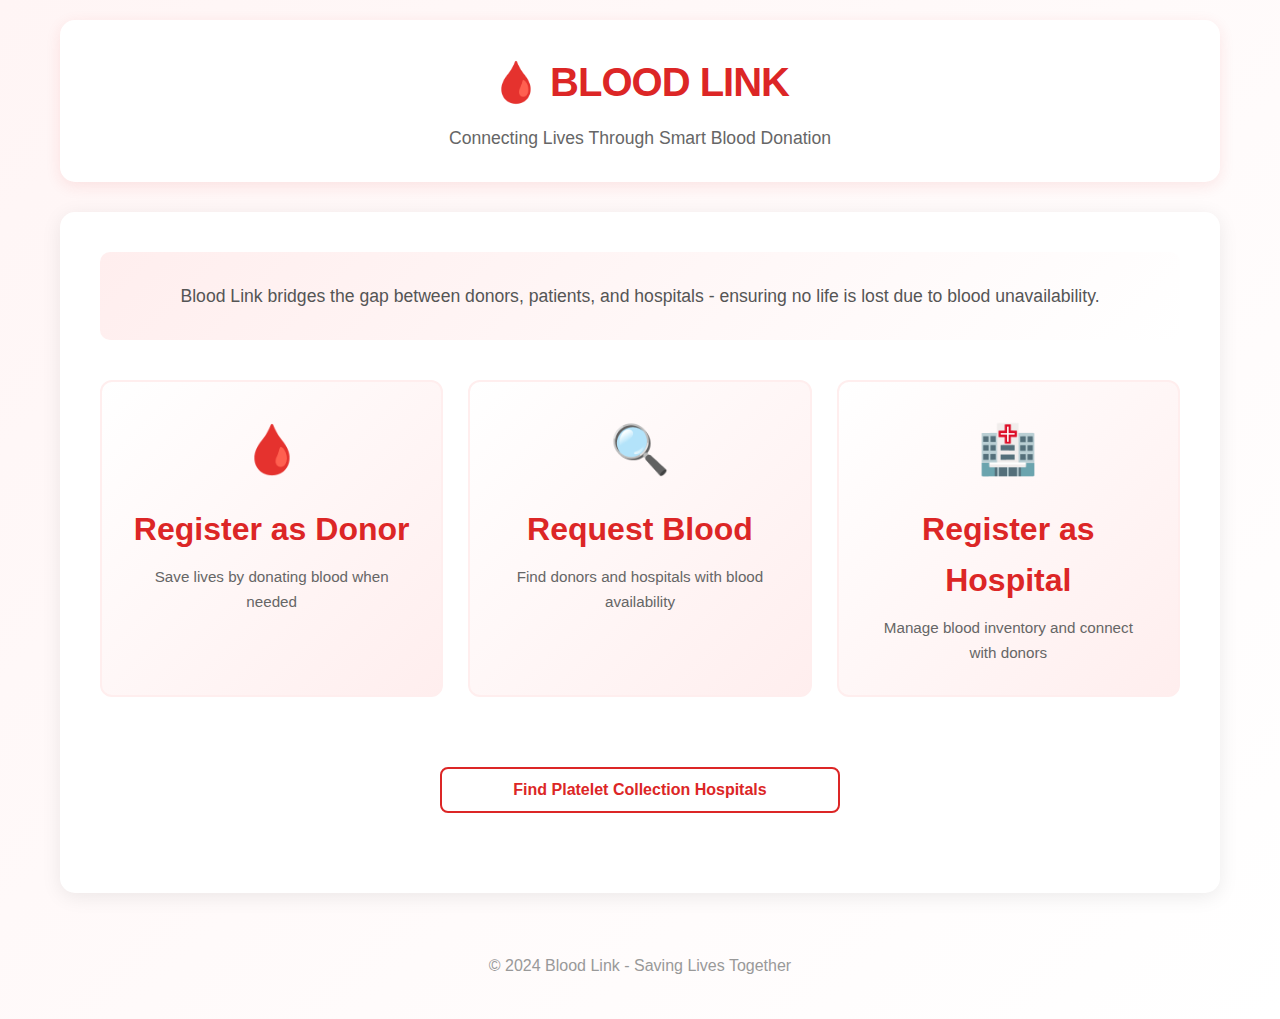
<file: blood-link-frontend/index.html>
<!DOCTYPE html>
<html lang="en">
<head>
    <meta charset="UTF-8">
    <meta name="viewport" content="width=device-width, initial-scale=1.0">
    <title>Blood Link - Smart Blood Connectivity Platform</title>
    <link rel="stylesheet" href="css/style.css">
</head>
<body>
    <div class="container">
        <header class="header">
            <h1>🩸 BLOOD LINK</h1>
            <p class="tagline">Connecting Lives Through Smart Blood Donation</p>
        </header>

        <main class="main-content">
            <section class="mission">
                <p>Blood Link bridges the gap between donors, patients, and hospitals - ensuring no life is lost due to blood unavailability.</p>
            </section>

            <section class="action-cards">
                <div class="card primary-card" onclick="location.href='donor.html'">
                    <div class="card-icon">🩸</div>
                    <h2>Register as Donor</h2>
                    <p>Save lives by donating blood when needed</p>
                </div>

                <div class="card primary-card" onclick="location.href='request.html'">
                    <div class="card-icon">🔍</div>
                    <h2>Request Blood</h2>
                    <p>Find donors and hospitals with blood availability</p>
                </div>

                <div class="card primary-card" onclick="location.href='hospital.html'">
                    <div class="card-icon">🏥</div>
                    <h2>Register as Hospital</h2>
                    <p>Manage blood inventory and connect with donors</p>
                </div>
            </section>

            <section class="secondary-action">
                <button class="btn-secondary" onclick="location.href='platelet.html'">
                    Find Platelet Collection Hospitals
                </button>
            </section>
        </main>

        <footer class="footer">
            <p>&copy; 2024 Blood Link - Saving Lives Together</p>
        </footer>
    </div>
</body>
</html>
</file>
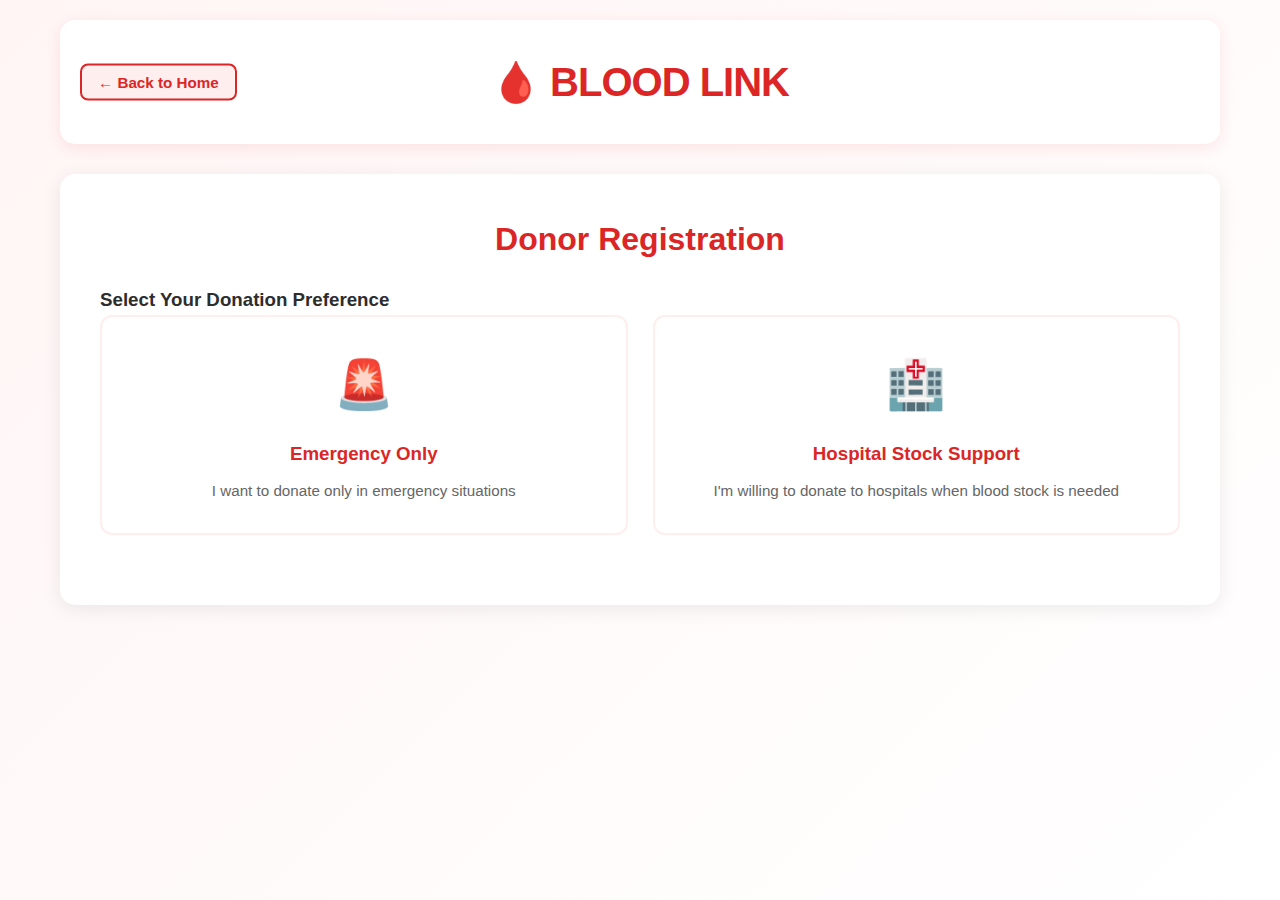
<file: blood-link-frontend/donor.html>
<!DOCTYPE html>
<html lang="en">
<head>
    <meta charset="UTF-8">
    <meta name="viewport" content="width=device-width, initial-scale=1.0">
    <title>Donor Registration - Blood Link</title>
    <link rel="stylesheet" href="css/style.css">
</head>
<body>
    <div class="container">
        <header class="header">
            <h1>🩸 BLOOD LINK</h1>
            <button class="btn-back" onclick="location.href='index.html'">← Back to Home</button>
        </header>

        <main class="main-content">
            <h2>Donor Registration</h2>

            <section class="donor-type-selection" id="donorTypeSection">
                <h3>Select Your Donation Preference</h3>
                <div class="action-cards">
                    <div class="card selection-card" data-type="emergency">
                        <div class="card-icon">🚨</div>
                        <h3>Emergency Only</h3>
                        <p>I want to donate only in emergency situations</p>
                    </div>

                    <div class="card selection-card" data-type="hospital">
                        <div class="card-icon">🏥</div>
                        <h3>Hospital Stock Support</h3>
                        <p>I'm willing to donate to hospitals when blood stock is needed</p>
                    </div>
                </div>
            </section>

            <section class="form-section hidden" id="donorFormSection">
                <form id="donorForm" class="form">
                    <input type="hidden" id="donorType" name="donorType">

                    <div class="form-group">
                        <label for="fullName">Full Name *</label>
                        <input type="text" id="fullName" name="fullName" required>
                    </div>

                    <div class="form-group">
                        <label for="bloodGroup">Blood Group *</label>
                        <select id="bloodGroup" name="bloodGroup" required>
                            <option value="">Select Blood Group</option>
                            <option value="A+">A+</option>
                            <option value="A-">A-</option>
                            <option value="B+">B+</option>
                            <option value="B-">B-</option>
                            <option value="AB+">AB+</option>
                            <option value="AB-">AB-</option>
                            <option value="O+">O+</option>
                            <option value="O-">O-</option>
                        </select>
                    </div>

                    <div class="form-group">
                        <label for="phone">Phone Number *</label>
                        <input type="tel" id="phone" name="phone" required>
                    </div>

                    <div class="form-group">
                        <label for="division">Division *</label>
                        <select id="division" name="division" required>
                            <option value="">Select Division</option>
                        </select>
                    </div>

                    <div class="form-group">
                        <label for="district">District *</label>
                        <select id="district" name="district" required disabled>
                            <option value="">Select Division First</option>
                        </select>
                    </div>

                    <div class="form-group">
                        <label for="lastDonation">Last Donation Date *</label>
                        <input type="date" id="lastDonation" name="lastDonation" required>
                    </div>

                    <div class="form-group checkbox-group hidden" id="hospitalDonorField">
                        <label>
                            <input type="checkbox" id="willingForHospital" name="willingForHospital">
                            I'm willing to donate to hospitals when their blood stock is low
                        </label>
                    </div>

                    <div class="form-actions">
                        <button type="button" class="btn-secondary" onclick="location.href='index.html'">Cancel</button>
                        <button type="submit" class="btn-primary">Register as Donor</button>
                    </div>

                    <div class="loading-message hidden" id="loadingMessage">
                        <div class="spinner"></div>
                        <p>Registering your information...</p>
                    </div>

                    <div class="error-message hidden" id="errorMessage"></div>
                    <div class="success-message hidden" id="successMessage"></div>
                </form>
            </section>
        </main>
    </div>
    <script src="js/app.js"></script>
</body>
</html>
</file>
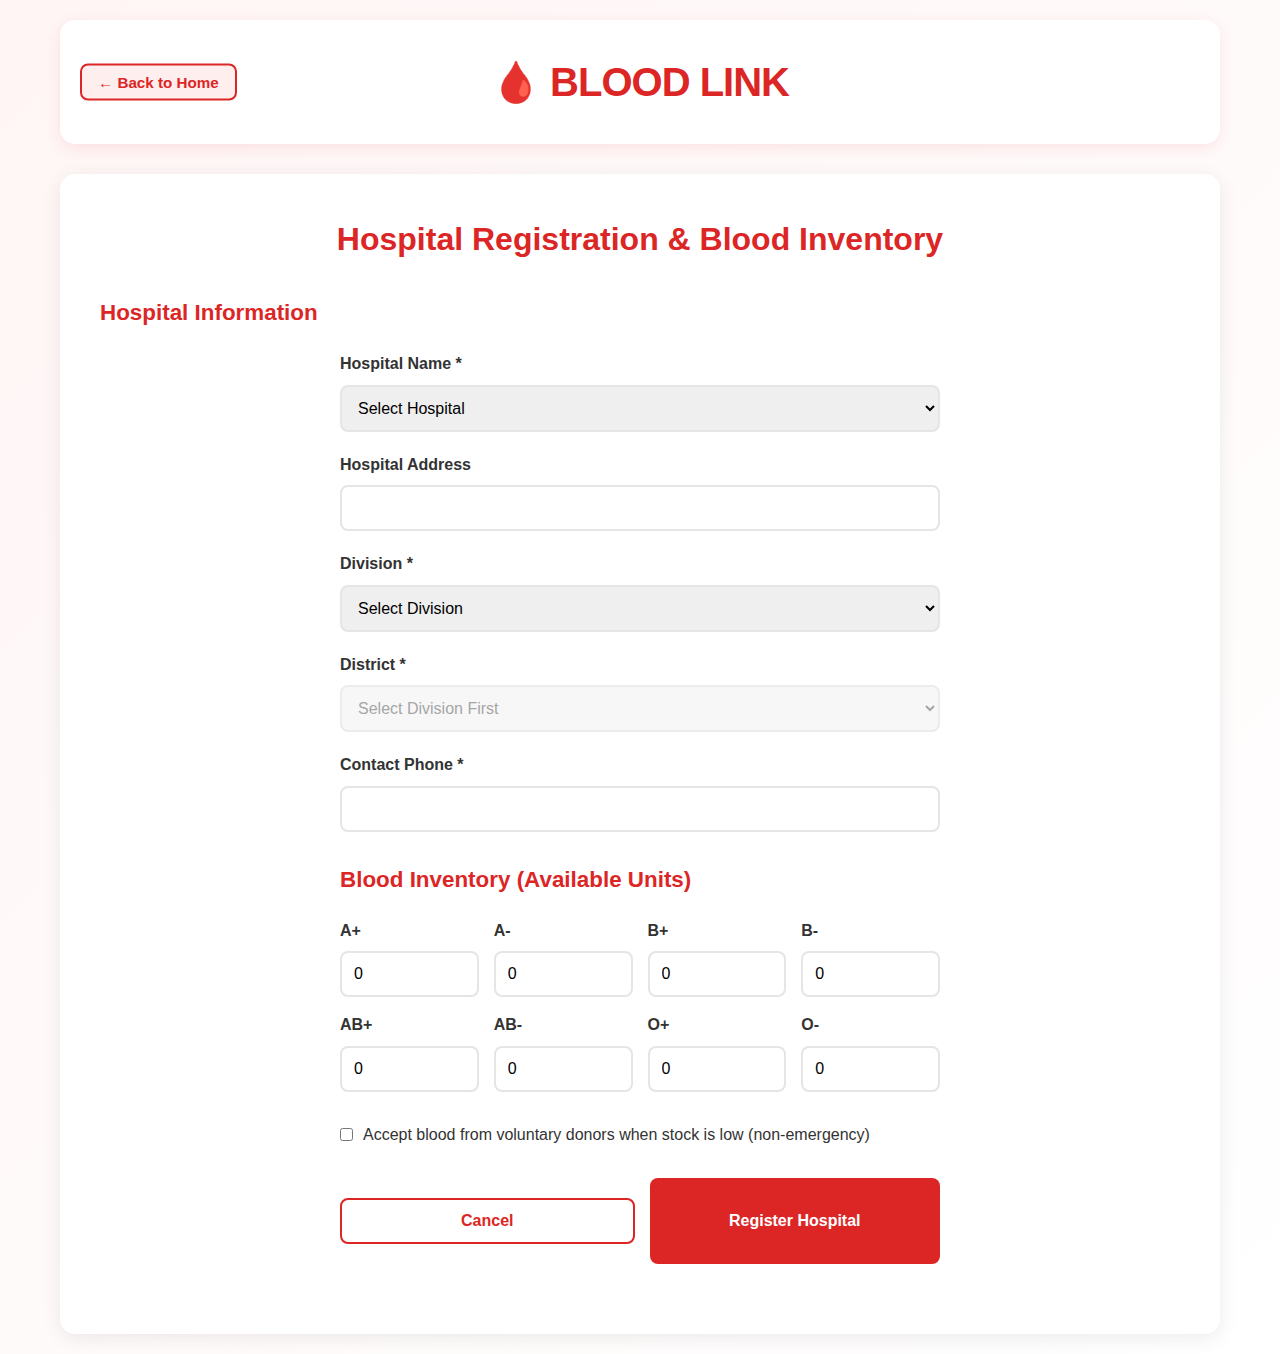
<file: blood-link-frontend/hospital.html>
<!DOCTYPE html>
<html lang="en">
<head>
    <meta charset="UTF-8">
    <meta name="viewport" content="width=device-width, initial-scale=1.0">
    <title>Hospital Registration - Blood Link</title>
    <link rel="stylesheet" href="css/style.css">
</head>
<body>
    <div class="container">
        <header class="header">
            <h1>🩸 BLOOD LINK</h1>
            <button class="btn-back" onclick="location.href='index.html'">← Back to Home</button>
        </header>

        <main class="main-content">
            <h2>Hospital Registration & Blood Inventory</h2>

            <section class="form-section">
                <h3>Hospital Information</h3>
                <form id="hospitalForm" class="form">
                    <div class="form-group">
                        <label for="hospitalName">Hospital Name *</label>
                        <select id="hospitalName" name="hospitalName" required>
                            <option value="">Select Hospital</option>
                        </select>
                    </div>

                    <div class="form-group">
                        <label for="hospitalAddress">Hospital Address</label>
                        <input type="text" id="hospitalAddress" name="hospitalAddress" readonly>
                    </div>

                    <div class="form-group">
                        <label for="division">Division *</label>
                        <select id="division" name="division" required>
                            <option value="">Select Division</option>
                        </select>
                    </div>

                    <div class="form-group">
                        <label for="district">District *</label>
                        <select id="district" name="district" required disabled>
                            <option value="">Select Division First</option>
                        </select>
                    </div>

                    <div class="form-group">
                        <label for="contactPhone">Contact Phone *</label>
                        <input type="tel" id="contactPhone" name="contactPhone" required>
                    </div>

                    <div class="form-section">
                        <h3>Blood Inventory (Available Units)</h3>
                        <div class="inventory-grid">
                            <div class="form-group">
                                <label for="aPos">A+</label>
                                <input type="number" id="aPos" name="aPos" min="0" value="0">
                            </div>
                            <div class="form-group">
                                <label for="aNeg">A-</label>
                                <input type="number" id="aNeg" name="aNeg" min="0" value="0">
                            </div>
                            <div class="form-group">
                                <label for="bPos">B+</label>
                                <input type="number" id="bPos" name="bPos" min="0" value="0">
                            </div>
                            <div class="form-group">
                                <label for="bNeg">B-</label>
                                <input type="number" id="bNeg" name="bNeg" min="0" value="0">
                            </div>
                            <div class="form-group">
                                <label for="abPos">AB+</label>
                                <input type="number" id="abPos" name="abPos" min="0" value="0">
                            </div>
                            <div class="form-group">
                                <label for="abNeg">AB-</label>
                                <input type="number" id="abNeg" name="abNeg" min="0" value="0">
                            </div>
                            <div class="form-group">
                                <label for="oPos">O+</label>
                                <input type="number" id="oPos" name="oPos" min="0" value="0">
                            </div>
                            <div class="form-group">
                                <label for="oNeg">O-</label>
                                <input type="number" id="oNeg" name="oNeg" min="0" value="0">
                            </div>
                        </div>
                    </div>

                    <div class="form-group checkbox-group">
                        <label>
                            <input type="checkbox" id="acceptVoluntary" name="acceptVoluntary">
                            Accept blood from voluntary donors when stock is low (non-emergency)
                        </label>
                    </div>

                    <div class="form-actions">
                        <button type="button" class="btn-secondary" onclick="location.href='index.html'">Cancel</button>
                        <button type="submit" class="btn-primary">Register Hospital</button>
                    </div>

                    <div class="loading-message hidden" id="loadingMessage">
                        <div class="spinner"></div>
                        <p>Registering hospital information...</p>
                    </div>

                    <div class="error-message hidden" id="errorMessage"></div>
                    <div class="success-message hidden" id="successMessage"></div>
                </form>
            </section>
        </main>
    </div>
    <script src="js/app.js"></script>
</body>
</html>
</file>
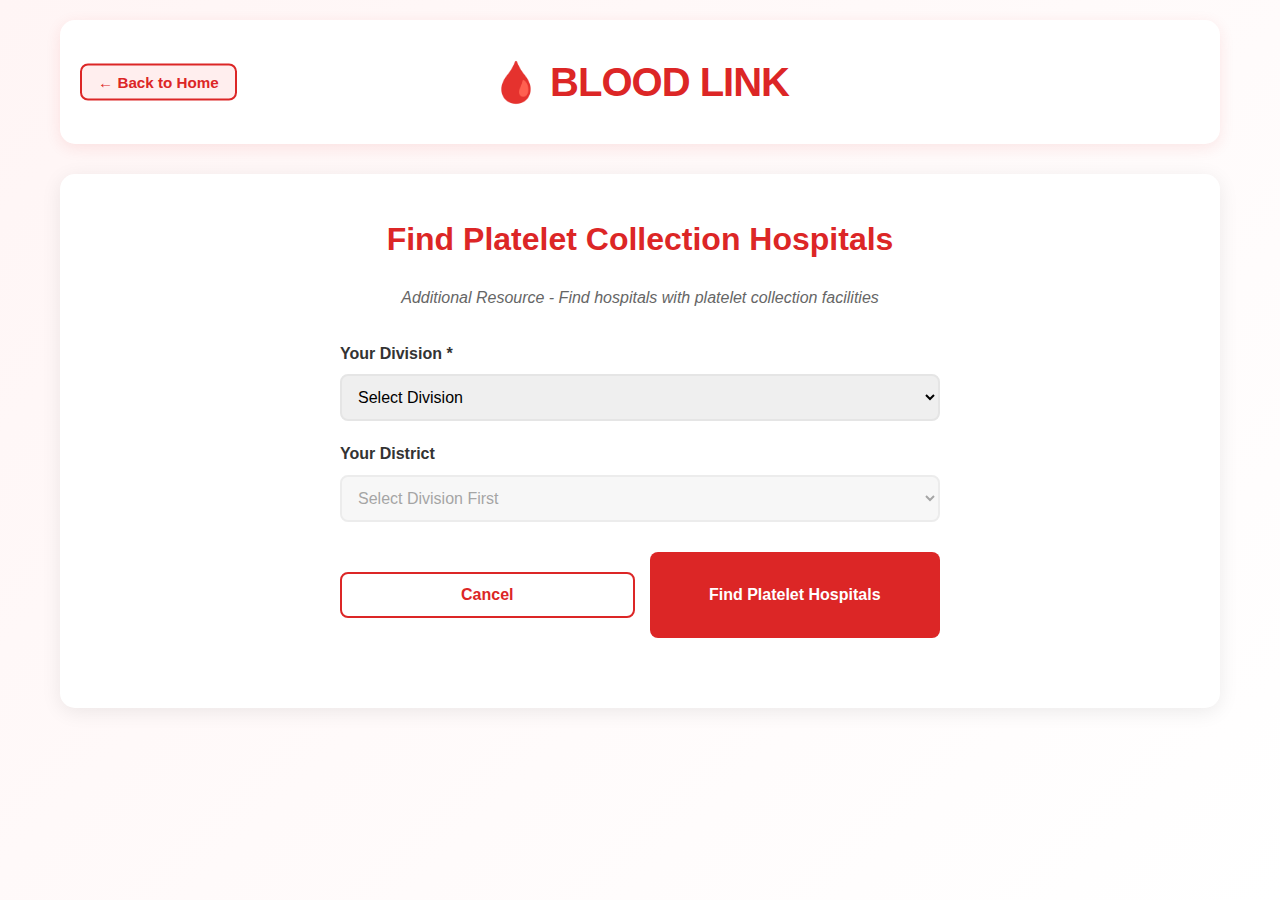
<file: blood-link-frontend/platelet.html>
<!DOCTYPE html>
<html lang="en">
<head>
    <meta charset="UTF-8">
    <meta name="viewport" content="width=device-width, initial-scale=1.0">
    <title>Platelet Collection Hospitals - Blood Link</title>
    <link rel="stylesheet" href="css/style.css">
</head>
<body>
    <div class="container">
        <header class="header">
            <h1>🩸 BLOOD LINK</h1>
            <button class="btn-back" onclick="location.href='index.html'">← Back to Home</button>
        </header>

        <main class="main-content">
            <h2>Find Platelet Collection Hospitals</h2>
            <p class="subtitle">Additional Resource - Find hospitals with platelet collection facilities</p>

            <section class="form-section">
                <form id="plateletForm" class="form" onsubmit="return false;"> <!-- prevent default submit -->
                    <div class="form-group">
                        <label for="division">Your Division *</label>
                        <select id="division" name="division" required>
                            <option value="">Select Division</option>
                        </select>
                    </div>

                    <div class="form-group">
                        <label for="district">Your District</label>
                        <select id="district" name="district" disabled>
                            <option value="">Select Division First</option>
                        </select>
                    </div>

                    <div class="form-actions">
                        <button type="button" class="btn-secondary" onclick="location.href='index.html'">Cancel</button>
                        <button type="button" class="btn-primary" onclick="showPlateletHospitalsFixed()">Find Platelet Hospitals</button>
                    </div>

                    <div class="loading-message hidden" id="loadingMessage">
                        <div class="spinner"></div>
                        <p>Searching for platelet collection facilities...</p>
                    </div>

                    <div class="error-message hidden" id="errorMessage"></div>
                </form>
            </section>

            <section class="results-section hidden" id="resultsSection">
                <h3>Platelet Collection Hospitals Near You</h3>
                <div id="plateletResults" class="results-container">
                    <p class="no-results">Waiting for search...</p>
                </div>
            </section>
        </main>
    </div>
    
    <script src="js/platelet_data.js"></script>
    <script src="js/platelet.js"></script>
    <script src="js/app.js"></script>
</body>
</html>
</file>
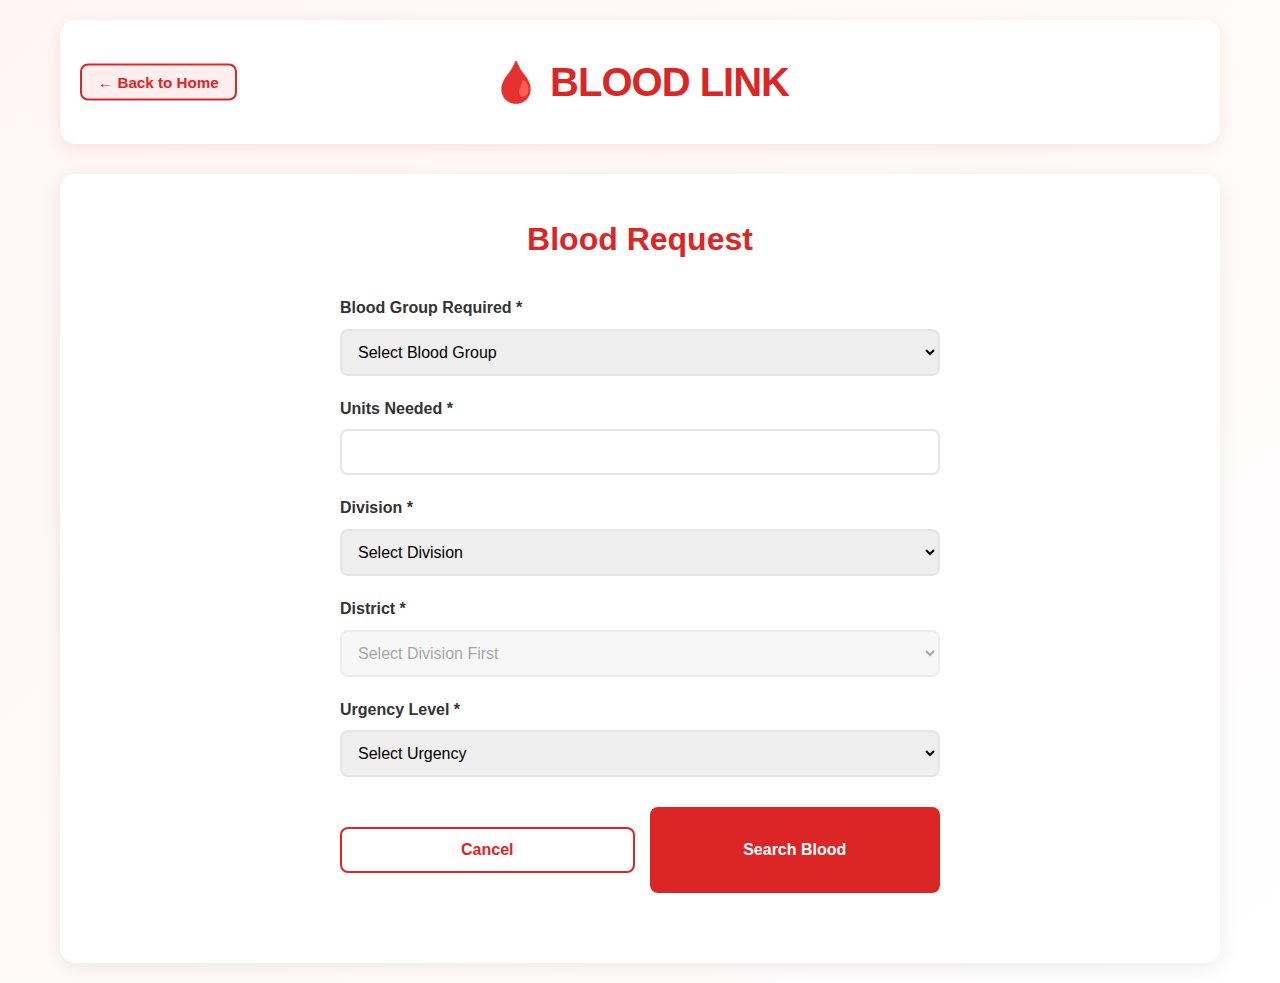
<file: blood-link-frontend/request.html>
<!DOCTYPE html>
<html lang="en">
<head>
    <meta charset="UTF-8">
    <meta name="viewport" content="width=device-width, initial-scale=1.0">
    <title>Request Blood - Blood Link</title>
    <link rel="stylesheet" href="css/style.css">
</head>
<body>
    <div class="container">
        <header class="header">
            <h1>🩸 BLOOD LINK</h1>
            <button class="btn-back" onclick="location.href='index.html'">← Back to Home</button>
        </header>

        <main class="main-content">
            <h2>Blood Request</h2>

            <section class="form-section">
                <form id="requestForm" class="form">
                    <div class="form-group">
                        <label for="bloodGroup">Blood Group Required *</label>
                        <select id="bloodGroup" name="bloodGroup" required>
                            <option value="">Select Blood Group</option>
                            <option value="A+">A+</option>
                            <option value="A-">A-</option>
                            <option value="B+">B+</option>
                            <option value="B-">B-</option>
                            <option value="AB+">AB+</option>
                            <option value="AB-">AB-</option>
                            <option value="O+">O+</option>
                            <option value="O-">O-</option>
                        </select>
                    </div>

                    <div class="form-group">
                        <label for="units">Units Needed *</label>
                        <input type="number" id="units" name="units" min="1" required>
                    </div>

                    <div class="form-group">
                        <label for="division">Division *</label>
                        <select id="division" name="division" required>
                            <option value="">Select Division</option>
                        </select>
                    </div>

                    <div class="form-group">
                        <label for="district">District *</label>
                        <select id="district" name="district" required disabled>
                            <option value="">Select Division First</option>
                        </select>
                    </div>

                    <div class="form-group">
                        <label for="urgency">Urgency Level *</label>
                        <select id="urgency" name="urgency" required>
                            <option value="">Select Urgency</option>
                            <option value="emergency">Emergency</option>
                            <option value="normal">Normal</option>
                        </select>
                    </div>

                    <div class="form-actions">
                        <button type="button" class="btn-secondary" onclick="location.href='index.html'">Cancel</button>
                        <button type="submit" class="btn-primary">Search Blood</button>
                    </div>

                    <div class="loading-message hidden" id="loadingMessage">
                        <div class="spinner"></div>
                        <p>Searching for donors and hospitals...</p>
                    </div>

                    <div class="error-message hidden" id="errorMessage"></div>
                </form>
            </section>

            <section class="results-section hidden" id="resultsSection">
                <div class="result-group">
                    <h3>Nearest Eligible Donors</h3>
                    <div id="donorResults" class="results-container">
                        <p class="no-results">Waiting for server response...</p>
                    </div>
                </div>

                <div class="result-group">
                    <h3>Nearest Hospitals With Available Blood</h3>
                    <div id="hospitalResults" class="results-container">
                        <p class="no-results">Waiting for server response...</p>
                    </div>
                </div>
            </section>
        </main>
    </div>
    <script src="js/app.js"></script>
</body>
</html>
</file>
<file: blood-link-frontend/css/style.css>
/* Global Styles */
* {
    margin: 0;
    padding: 0;
    box-sizing: border-box;
}

body {
    font-family: -apple-system, BlinkMacSystemFont, 'Segoe UI', Roboto, Oxygen, Ubuntu, Cantarell, sans-serif;
    background: linear-gradient(135deg, #fff5f5 0%, #ffffff 100%);
    color: #2d2d2d;
    line-height: 1.6;
    min-height: 100vh;
}

.container {
    max-width: 1200px;
    margin: 0 auto;
    padding: 20px;
}

/* Header */
.header {
    text-align: center;
    padding: 30px 0;
    background: white;
    border-radius: 15px;
    box-shadow: 0 4px 15px rgba(220, 38, 38, 0.1);
    margin-bottom: 30px;
    position: relative;
}

.header h1 {
    color: #dc2626;
    font-size: 2.5em;
    font-weight: 800;
    letter-spacing: -1px;
}

.tagline {
    color: #666;
    font-size: 1.1em;
    margin-top: 10px;
}

.btn-back {
    position: absolute;
    left: 20px;
    top: 50%;
    transform: translateY(-50%);
    background: #fee;
    color: #dc2626;
    border: 2px solid #dc2626;
    padding: 8px 16px;
    border-radius: 8px;
    cursor: pointer;
    font-size: 0.95em;
    font-weight: 600;
    transition: all 0.3s;
}

.btn-back:hover {
    background: #dc2626;
    color: white;
}

/* Main Content */
.main-content {
    background: white;
    padding: 40px;
    border-radius: 15px;
    box-shadow: 0 4px 20px rgba(0, 0, 0, 0.08);
}

.main-content h2 {
    color: #dc2626;
    font-size: 2em;
    margin-bottom: 20px;
    text-align: center;
}

.subtitle {
    text-align: center;
    color: #666;
    margin-bottom: 30px;
    font-style: italic;
}

.mission {
    text-align: center;
    padding: 30px;
    background: linear-gradient(135deg, #fee 0%, #fff 100%);
    border-radius: 10px;
    margin-bottom: 40px;
    font-size: 1.1em;
    color: #555;
}

/* Cards */
.action-cards {
    display: grid;
    grid-template-columns: repeat(auto-fit, minmax(280px, 1fr));
    gap: 25px;
    margin-bottom: 30px;
}

.card {
    background: white;
    border: 2px solid #fee;
    border-radius: 12px;
    padding: 30px;
    text-align: center;
    transition: all 0.3s;
    cursor: pointer;
}

.card:hover {
    transform: translateY(-5px);
    box-shadow: 0 8px 25px rgba(220, 38, 38, 0.2);
    border-color: #dc2626;
}

.primary-card {
    background: linear-gradient(135deg, #fff 0%, #fee 100%);
}

.selection-card {
    cursor: pointer;
}

.selection-card.selected {
    background: linear-gradient(135deg, #fee 0%, #fdd 100%);
    border-color: #dc2626;
    border-width: 3px;
}

.card-icon {
    font-size: 3em;
    margin-bottom: 15px;
}

.card h2, .card h3 {
    color: #dc2626;
    margin-bottom: 10px;
}

.card p {
    color: #666;
    font-size: 0.95em;
}

/* Buttons */
.btn-primary, .btn-secondary {
    padding: 12px 30px;
    border-radius: 8px;
    border: none;
    font-size: 1em;
    font-weight: 600;
    cursor: pointer;
    transition: all 0.3s;
}

.btn-primary {
    background: #dc2626;
    color: white;
}

.btn-primary:hover {
    background: #b91c1c;
    transform: translateY(-2px);
    box-shadow: 0 4px 12px rgba(220, 38, 38, 0.3);
}

.btn-secondary {
    background: white;
    color: #dc2626;
    border: 2px solid #dc2626;
    margin-top: 20px;
    display: block;
    width: 100%;
    max-width: 400px;
    margin: 20px auto;
}

.btn-secondary:hover {
    background: #fee;
}

/* Forms */
.form-section {
    margin: 30px 0;
}

.form-section h3 {
    color: #dc2626;
    margin-bottom: 20px;
    font-size: 1.4em;
}

.form {
    max-width: 600px;
    margin: 0 auto;
}

.form-group {
    margin-bottom: 20px;
}

.form-group label {
    display: block;
    margin-bottom: 8px;
    color: #333;
    font-weight: 600;
}

.form-group input,
.form-group select {
    width: 100%;
    padding: 12px;
    border: 2px solid #e5e5e5;
    border-radius: 8px;
    font-size: 1em;
    transition: border-color 0.3s;
}

.form-group input:focus,
.form-group select:focus {
    outline: none;
    border-color: #dc2626;
}

.form-group input:disabled,
.form-group select:disabled {
    background: #f5f5f5;
    cursor: not-allowed;
}

.checkbox-group label {
    display: flex;
    align-items: center;
    font-weight: normal;
    cursor: pointer;
}

.checkbox-group input[type="checkbox"] {
    width: auto;
    margin-right: 10px;
    cursor: pointer;
}

/* Inventory Grid */
.inventory-grid {
    display: grid;
    grid-template-columns: repeat(auto-fit, minmax(120px, 1fr));
    gap: 15px;
    margin: 20px 0;
}

.inventory-grid .form-group {
    margin-bottom: 0;
}

/* Form Actions */
.form-actions {
    display: flex;
    gap: 15px;
    margin-top: 30px;
}

.form-actions button {
    flex: 1;
}

/* Messages */
.loading-message {
    text-align: center;
    padding: 20px;
    background: #fff7ed;
    border-radius: 8px;
    margin-top: 20px;
}

.spinner {
    width: 40px;
    height: 40px;
    border: 4px solid #fee;
    border-top-color: #dc2626;
    border-radius: 50%;
    animation: spin 1s linear infinite;
    margin: 0 auto 10px;
}

@keyframes spin {
    to { transform: rotate(360deg); }
}

.error-message {
    background: #fee;
    color: #dc2626;
    padding: 15px;
    border-radius: 8px;
    margin-top: 20px;
    border: 2px solid #dc2626;
}

.success-message {
    background: #dcfce7;
    color: #166534;
    padding: 15px;
    border-radius: 8px;
    margin-top: 20px;
    border: 2px solid #22c55e;
}

/* Results Section */
.results-section {
    margin-top: 40px;
}

.result-group {
    margin-bottom: 40px;
}

.result-group h3 {
    color: #dc2626;
    font-size: 1.5em;
    margin-bottom: 20px;
    padding-bottom: 10px;
    border-bottom: 2px solid #fee;
}

.results-container {
    display: grid;
    gap: 15px;
}

.result-item {
    background: #fff;
    border: 2px solid #fee;
    border-radius: 10px;
    padding: 20px;
    transition: all 0.3s;
}

.result-item:hover {
    border-color: #dc2626;
    box-shadow: 0 4px 12px rgba(220, 38, 38, 0.1);
}

.result-item h4 {
    color: #dc2626;
    margin-bottom: 10px;
}

.result-item p {
    color: #666;
    margin: 5px 0;
}

.no-results {
    text-align: center;
    padding: 40px;
    color: #999;
    font-style: italic;
}

/* Emergency Highlight */
.emergency {
    background: linear-gradient(135deg, #fee 0%, #fdd 100%);
    border: 3px solid #dc2626 !important;
}

/* Utility Classes */
.hidden {
    display: none !important;
}

.secondary-action {
    text-align: center;
    padding: 20px 0;
}

/* Footer */
.footer {
    text-align: center;
    padding: 20px;
    margin-top: 40px;
    color: #999;
}

/* Responsive Design */
@media (max-width: 768px) {
    .header h1 {
        font-size: 1.8em;
    }

    .btn-back {
        position: static;
        transform: none;
        margin-bottom: 15px;
    }

    .main-content {
        padding: 25px 20px;
    }

    .action-cards {
        grid-template-columns: 1fr;
    }

    .form-actions {
        flex-direction: column;
    }

    .inventory-grid {
        grid-template-columns: repeat(2, 1fr);
    }
}

@media (max-width: 480px) {
    .container {
        padding: 10px;
    }

    .header h1 {
        font-size: 1.5em;
    }

    .main-content h2 {
        font-size: 1.5em;
    }
}
</file>
